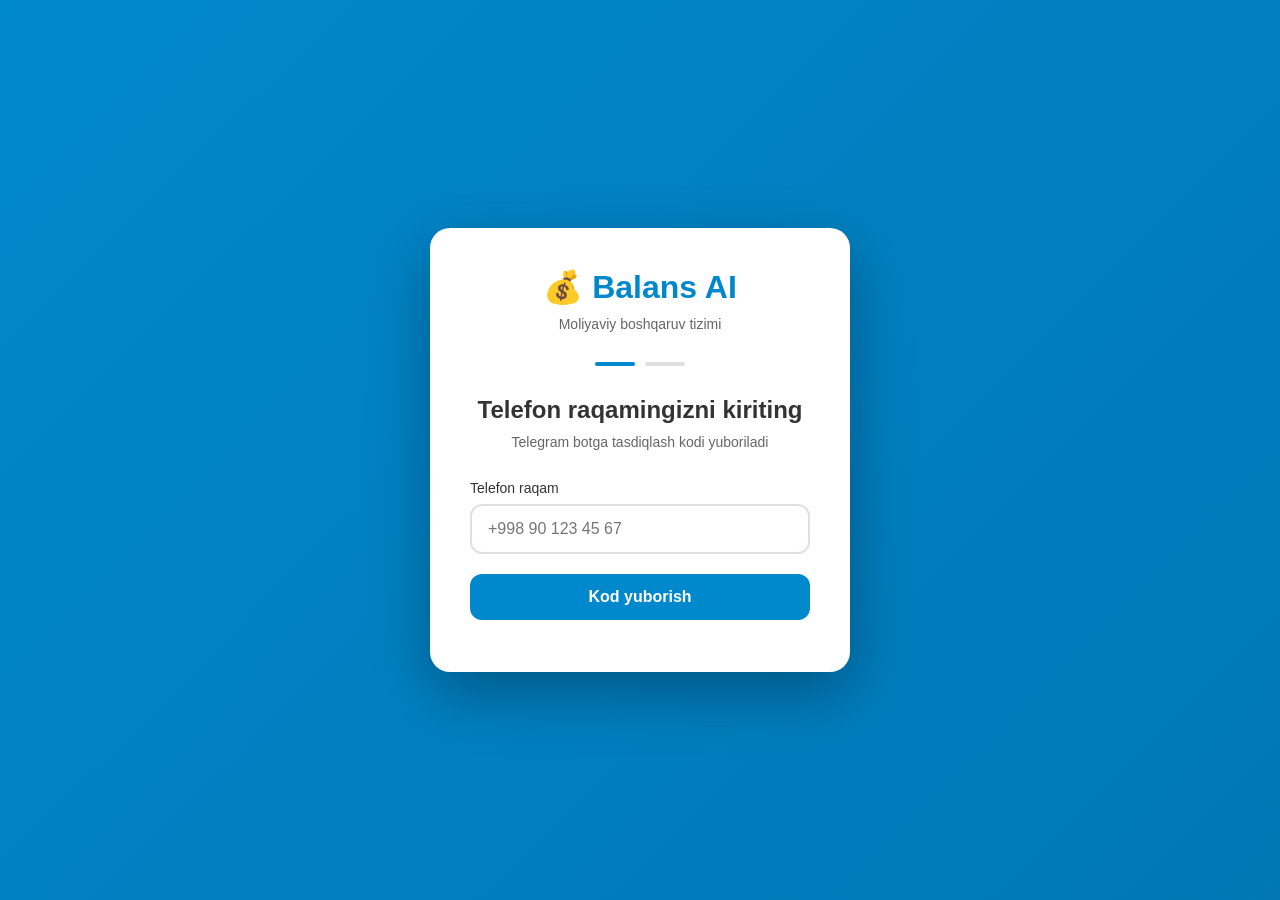
<file: templates/login.html>
<!DOCTYPE html>
<html lang="uz">
<head>
    <meta charset="UTF-8">
    <meta name="viewport" content="width=device-width, initial-scale=1.0">
    <title>Balans AI - Kirish</title>
    <style>
        * {
            margin: 0;
            padding: 0;
            box-sizing: border-box;
        }

        body {
            font-family: -apple-system, BlinkMacSystemFont, 'Segoe UI', Roboto, 'Helvetica Neue', Arial, sans-serif;
            background: linear-gradient(135deg, #0088CC 0%, #0077B5 100%);
            min-height: 100vh;
            display: flex;
            align-items: center;
            justify-content: center;
            padding: 20px;
        }

        .login-container {
            background: white;
            border-radius: 20px;
            box-shadow: 0 20px 60px rgba(0, 0, 0, 0.3);
            padding: 40px;
            width: 100%;
            max-width: 420px;
            animation: slideUp 0.5s ease-out;
        }

        @keyframes slideUp {
            from {
                opacity: 0;
                transform: translateY(30px);
            }
            to {
                opacity: 1;
                transform: translateY(0);
            }
        }

        .logo {
            text-align: center;
            margin-bottom: 30px;
        }

        .logo h1 {
            color: #0088CC;
            font-size: 32px;
            font-weight: 700;
            margin-bottom: 10px;
        }

        .logo p {
            color: #666;
            font-size: 14px;
        }

        .step-indicator {
            display: flex;
            justify-content: center;
            margin-bottom: 30px;
            gap: 10px;
        }

        .step {
            width: 40px;
            height: 4px;
            background: #e0e0e0;
            border-radius: 2px;
            transition: all 0.3s ease;
        }

        .step.active {
            background: #0088CC;
        }

        .form-step {
            display: none;
        }

        .form-step.active {
            display: block;
            animation: fadeIn 0.3s ease;
        }

        @keyframes fadeIn {
            from {
                opacity: 0;
            }
            to {
                opacity: 1;
            }
        }

        .form-title {
            font-size: 24px;
            font-weight: 600;
            color: #333;
            margin-bottom: 10px;
            text-align: center;
        }

        .form-description {
            color: #666;
            font-size: 14px;
            text-align: center;
            margin-bottom: 30px;
        }

        .input-group {
            margin-bottom: 20px;
        }

        .input-group label {
            display: block;
            font-size: 14px;
            font-weight: 500;
            color: #333;
            margin-bottom: 8px;
        }

        .input-group input {
            width: 100%;
            padding: 14px 16px;
            border: 2px solid #e0e0e0;
            border-radius: 12px;
            font-size: 16px;
            transition: all 0.3s ease;
            font-family: inherit;
        }

        .input-group input:focus {
            outline: none;
            border-color: #0088CC;
            box-shadow: 0 0 0 3px rgba(0, 136, 204, 0.1);
        }

        .code-input {
            display: flex;
            gap: 10px;
            justify-content: center;
        }

        .code-input input {
            width: 50px;
            height: 60px;
            text-align: center;
            font-size: 24px;
            font-weight: 600;
            border: 2px solid #e0e0e0;
            border-radius: 12px;
            transition: all 0.3s ease;
        }

        .code-input input:focus {
            outline: none;
            border-color: #0088CC;
            box-shadow: 0 0 0 3px rgba(0, 136, 204, 0.1);
        }

        .btn {
            width: 100%;
            padding: 14px;
            border: none;
            border-radius: 12px;
            font-size: 16px;
            font-weight: 600;
            cursor: pointer;
            transition: all 0.3s ease;
            font-family: inherit;
        }

        .btn-primary {
            background: #0088CC;
            color: white;
            margin-bottom: 12px;
        }

        .btn-primary:hover:not(:disabled) {
            background: #0077B5;
            transform: translateY(-2px);
            box-shadow: 0 10px 25px rgba(0, 136, 204, 0.3);
        }

        .btn-primary:disabled {
            opacity: 0.6;
            cursor: not-allowed;
        }

        .btn-secondary {
            background: #f5f5f5;
            color: #666;
        }

        .btn-secondary:hover {
            background: #e0e0e0;
        }

        .error-message {
            background: #fee;
            color: #c33;
            padding: 12px;
            border-radius: 8px;
            font-size: 14px;
            margin-bottom: 20px;
            display: none;
            animation: shake 0.5s ease;
        }

        .error-message.show {
            display: block;
        }

        @keyframes shake {
            0%, 100% { transform: translateX(0); }
            25% { transform: translateX(-10px); }
            75% { transform: translateX(10px); }
        }

        .success-message {
            background: #efe;
            color: #3c3;
            padding: 12px;
            border-radius: 8px;
            font-size: 14px;
            margin-bottom: 20px;
            display: none;
        }

        .success-message.show {
            display: block;
        }

        .resend-timer {
            text-align: center;
            margin-top: 15px;
            font-size: 14px;
            color: #666;
        }

        .resend-timer a {
            color: #0088CC;
            text-decoration: none;
            font-weight: 600;
        }

        .resend-timer a:hover {
            text-decoration: underline;
        }

        .loading {
            display: inline-block;
            width: 20px;
            height: 20px;
            border: 3px solid rgba(255, 255, 255, 0.3);
            border-radius: 50%;
            border-top-color: white;
            animation: spin 1s ease-in-out infinite;
            vertical-align: middle;
            margin-right: 8px;
        }

        @keyframes spin {
            to { transform: rotate(360deg); }
        }

        @media (max-width: 480px) {
            .login-container {
                padding: 30px 20px;
            }

            .logo h1 {
                font-size: 28px;
            }

            .code-input input {
                width: 45px;
                height: 55px;
                font-size: 20px;
            }
        }
    </style>
</head>
<body>
    <div class="login-container">
        <div class="logo">
            <h1>💰 Balans AI</h1>
            <p>Moliyaviy boshqaruv tizimi</p>
        </div>

        <div class="step-indicator">
            <div class="step active" id="step1"></div>
            <div class="step" id="step2"></div>
        </div>

        <div id="errorMessage" class="error-message"></div>
        <div id="successMessage" class="success-message"></div>

        <!-- Step 1: Phone Number -->
        <div class="form-step active" id="phoneStep">
            <h2 class="form-title">Telefon raqamingizni kiriting</h2>
            <p class="form-description">Telegram botga tasdiqlash kodi yuboriladi</p>

            <form id="phoneForm">
                <div class="input-group">
                    <label for="phoneInput">Telefon raqam</label>
                    <input
                        type="tel"
                        id="phoneInput"
                        placeholder="+998 90 123 45 67"
                        required
                        autocomplete="tel"
                    >
                </div>

                <button type="submit" class="btn btn-primary" id="phoneBtn">
                    Kod yuborish
                </button>
            </form>
        </div>

        <!-- Step 2: OTP Code -->
        <div class="form-step" id="codeStep">
            <h2 class="form-title">Tasdiqlash kodini kiriting</h2>
            <p class="form-description">Telegram botga yuborilgan 6 raqamli kodni kiriting</p>

            <form id="codeForm">
                <div class="input-group">
                    <div class="code-input">
                        <input type="text" maxlength="1" class="code-digit" data-index="0" autocomplete="off">
                        <input type="text" maxlength="1" class="code-digit" data-index="1" autocomplete="off">
                        <input type="text" maxlength="1" class="code-digit" data-index="2" autocomplete="off">
                        <input type="text" maxlength="1" class="code-digit" data-index="3" autocomplete="off">
                        <input type="text" maxlength="1" class="code-digit" data-index="4" autocomplete="off">
                        <input type="text" maxlength="1" class="code-digit" data-index="5" autocomplete="off">
                    </div>
                </div>

                <button type="submit" class="btn btn-primary" id="codeBtn">
                    Tasdiqlash
                </button>

                <button type="button" class="btn btn-secondary" id="backBtn">
                    Orqaga
                </button>

                <div class="resend-timer">
                    <span id="timerText">Kod 5 daqiqa amal qiladi</span>
                    <br>
                    <a href="#" id="resendLink" style="display: none;">Qayta yuborish</a>
                </div>
            </form>
        </div>
    </div>

    <script>
        let phoneNumber = '';
        let resendTimer = null;
        let remainingTime = 300; // 5 minutes

        // Elements
        const phoneStep = document.getElementById('phoneStep');
        const codeStep = document.getElementById('codeStep');
        const phoneForm = document.getElementById('phoneForm');
        const codeForm = document.getElementById('codeForm');
        const phoneInput = document.getElementById('phoneInput');
        const phoneBtn = document.getElementById('phoneBtn');
        const codeBtn = document.getElementById('codeBtn');
        const backBtn = document.getElementById('backBtn');
        const errorMessage = document.getElementById('errorMessage');
        const successMessage = document.getElementById('successMessage');
        const codeDigits = document.querySelectorAll('.code-digit');
        const step1 = document.getElementById('step1');
        const step2 = document.getElementById('step2');
        const timerText = document.getElementById('timerText');
        const resendLink = document.getElementById('resendLink');

        // Phone number formatting
        phoneInput.addEventListener('input', (e) => {
            let value = e.target.value.replace(/\D/g, '');
            if (value.length > 12) value = value.slice(0, 12);

            if (value.length > 0) {
                let formatted = '+';
                if (value.length > 0) formatted += value.slice(0, 3);
                if (value.length > 3) formatted += ' ' + value.slice(3, 5);
                if (value.length > 5) formatted += ' ' + value.slice(5, 8);
                if (value.length > 8) formatted += ' ' + value.slice(8, 10);
                if (value.length > 10) formatted += ' ' + value.slice(10, 12);
                e.target.value = formatted;
            }
        });

        // Code input handling
        codeDigits.forEach((input, index) => {
            input.addEventListener('input', (e) => {
                const value = e.target.value;
                if (value.length === 1 && index < 5) {
                    codeDigits[index + 1].focus();
                }
            });

            input.addEventListener('keydown', (e) => {
                if (e.key === 'Backspace' && !e.target.value && index > 0) {
                    codeDigits[index - 1].focus();
                }
            });

            input.addEventListener('paste', (e) => {
                e.preventDefault();
                const pastedData = e.clipboardData.getData('text').replace(/\D/g, '');
                for (let i = 0; i < pastedData.length && i < 6; i++) {
                    codeDigits[i].value = pastedData[i];
                }
                if (pastedData.length === 6) {
                    codeDigits[5].focus();
                }
            });
        });

        // Phone form submit
        phoneForm.addEventListener('submit', async (e) => {
            e.preventDefault();
            hideMessages();

            const phone = phoneInput.value.replace(/\D/g, '');
            if (phone.length < 12) {
                showError('To\'liq telefon raqam kiriting');
                return;
            }

            phoneNumber = '+' + phone;
            phoneBtn.disabled = true;
            phoneBtn.innerHTML = '<span class="loading"></span>Yuborilmoqda...';

            try {
                const response = await fetch('/api/auth/request-code', {
                    method: 'POST',
                    headers: { 'Content-Type': 'application/json' },
                    body: JSON.stringify({ phone: phoneNumber })
                });

                const data = await response.json();

                if (response.ok) {
                    showSuccess('Kod Telegram botga yuborildi!');
                    setTimeout(() => {
                        goToCodeStep();
                        startTimer();
                    }, 1000);
                } else {
                    showError(data.error || 'Xatolik yuz berdi');
                    phoneBtn.disabled = false;
                    phoneBtn.innerHTML = 'Kod yuborish';
                }
            } catch (error) {
                showError('Tarmoq xatosi. Qaytadan urinib ko\'ring');
                phoneBtn.disabled = false;
                phoneBtn.innerHTML = 'Kod yuborish';
            }
        });

        // Code form submit
        codeForm.addEventListener('submit', async (e) => {
            e.preventDefault();
            hideMessages();

            const code = Array.from(codeDigits).map(input => input.value).join('');
            if (code.length !== 6) {
                showError('6 raqamli kodni to\'liq kiriting');
                return;
            }

            codeBtn.disabled = true;
            codeBtn.innerHTML = '<span class="loading"></span>Tekshirilmoqda...';

            try {
                const response = await fetch('/api/auth/verify-code', {
                    method: 'POST',
                    headers: { 'Content-Type': 'application/json' },
                    body: JSON.stringify({ phone: phoneNumber, code })
                });

                const data = await response.json();

                if (response.ok) {
                    showSuccess('Muvaffaqiyatli kirdingiz!');
                    setTimeout(() => {
                        window.location.href = '/';
                    }, 1000);
                } else {
                    showError(data.error || 'Kod noto\'g\'ri');
                    codeDigits.forEach(input => input.value = '');
                    codeDigits[0].focus();
                    codeBtn.disabled = false;
                    codeBtn.innerHTML = 'Tasdiqlash';
                }
            } catch (error) {
                showError('Tarmoq xatosi. Qaytadan urinib ko\'ring');
                codeBtn.disabled = false;
                codeBtn.innerHTML = 'Tasdiqlash';
            }
        });

        // Back button
        backBtn.addEventListener('click', () => {
            goToPhoneStep();
            stopTimer();
        });

        // Resend link
        resendLink.addEventListener('click', async (e) => {
            e.preventDefault();
            phoneForm.dispatchEvent(new Event('submit'));
        });

        // Helper functions
        function goToCodeStep() {
            phoneStep.classList.remove('active');
            codeStep.classList.add('active');
            step1.classList.remove('active');
            step2.classList.add('active');
            codeDigits[0].focus();
        }

        function goToPhoneStep() {
            codeStep.classList.remove('active');
            phoneStep.classList.add('active');
            step2.classList.remove('active');
            step1.classList.add('active');
            codeDigits.forEach(input => input.value = '');
            phoneBtn.disabled = false;
            phoneBtn.innerHTML = 'Kod yuborish';
        }

        function showError(message) {
            errorMessage.textContent = message;
            errorMessage.classList.add('show');
        }

        function showSuccess(message) {
            successMessage.textContent = message;
            successMessage.classList.add('show');
        }

        function hideMessages() {
            errorMessage.classList.remove('show');
            successMessage.classList.remove('show');
        }

        function startTimer() {
            remainingTime = 300;
            updateTimerDisplay();
            resendTimer = setInterval(() => {
                remainingTime--;
                updateTimerDisplay();
                if (remainingTime <= 0) {
                    stopTimer();
                    timerText.style.display = 'none';
                    resendLink.style.display = 'inline';
                }
            }, 1000);
        }

        function stopTimer() {
            if (resendTimer) {
                clearInterval(resendTimer);
                resendTimer = null;
            }
        }

        function updateTimerDisplay() {
            const minutes = Math.floor(remainingTime / 60);
            const seconds = remainingTime % 60;
            timerText.textContent = `Kod ${minutes}:${seconds.toString().padStart(2, '0')} amal qiladi`;
        }
    </script>
</body>
</html>
</file>
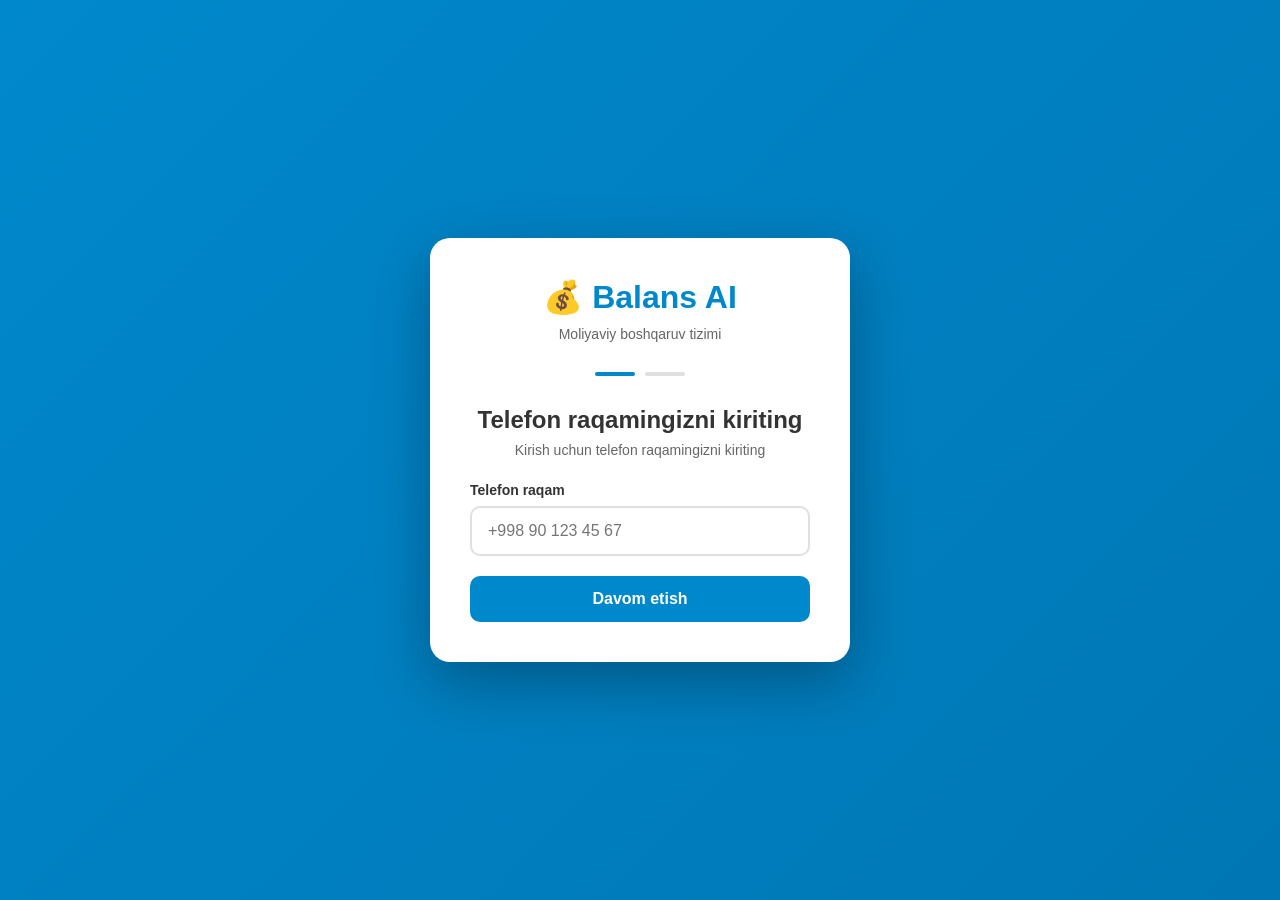
<file: templates/login_new.html>
<!DOCTYPE html>
<html lang="uz">
<head>
    <meta charset="UTF-8">
    <meta name="viewport" content="width=device-width, initial-scale=1.0">
    <title>Balans AI - Kirish</title>
    <style>
        * {
            margin: 0;
            padding: 0;
            box-sizing: border-box;
        }

        body {
            font-family: -apple-system, BlinkMacSystemFont, 'Segoe UI', Roboto, 'Helvetica Neue', Arial, sans-serif;
            background: linear-gradient(135deg, #0088CC 0%, #0077B5 100%);
            min-height: 100vh;
            display: flex;
            align-items: center;
            justify-content: center;
            padding: 20px;
        }

        .login-container {
            background: white;
            border-radius: 20px;
            box-shadow: 0 20px 60px rgba(0, 0, 0, 0.3);
            padding: 40px;
            width: 100%;
            max-width: 420px;
            animation: slideUp 0.5s ease-out;
        }

        @keyframes slideUp {
            from {
                opacity: 0;
                transform: translateY(30px);
            }
            to {
                opacity: 1;
                transform: translateY(0);
            }
        }

        .logo {
            text-align: center;
            margin-bottom: 30px;
        }

        .logo h1 {
            color: #0088CC;
            font-size: 32px;
            font-weight: 700;
            margin-bottom: 10px;
        }

        .logo p {
            color: #666;
            font-size: 14px;
        }

        .step-indicator {
            display: flex;
            justify-content: center;
            margin-bottom: 30px;
            gap: 10px;
        }

        .step {
            width: 40px;
            height: 4px;
            background: #e0e0e0;
            border-radius: 2px;
            transition: all 0.3s ease;
        }

        .step.active {
            background: #0088CC;
        }

        .form-step {
            display: none;
        }

        .form-step.active {
            display: block;
            animation: fadeIn 0.3s ease;
        }

        @keyframes fadeIn {
            from { opacity: 0; }
            to { opacity: 1; }
        }

        .form-title {
            font-size: 24px;
            font-weight: 700;
            color: #333;
            margin-bottom: 8px;
            text-align: center;
        }

        .form-description {
            font-size: 14px;
            color: #666;
            margin-bottom: 24px;
            text-align: center;
        }

        .input-group {
            margin-bottom: 20px;
        }

        .input-group label {
            display: block;
            font-size: 14px;
            font-weight: 600;
            color: #333;
            margin-bottom: 8px;
        }

        .input-group input {
            width: 100%;
            padding: 14px 16px;
            border: 2px solid #e0e0e0;
            border-radius: 10px;
            font-size: 16px;
            transition: all 0.3s ease;
            font-family: inherit;
        }

        .input-group input:focus {
            outline: none;
            border-color: #0088CC;
        }

        .btn {
            width: 100%;
            padding: 14px;
            border: none;
            border-radius: 10px;
            font-size: 16px;
            font-weight: 600;
            cursor: pointer;
            transition: all 0.3s ease;
            font-family: inherit;
        }

        .btn-primary {
            background: #0088CC;
            color: white;
        }

        .btn-primary:hover:not(:disabled) {
            background: #0077B5;
        }

        .btn-primary:disabled {
            opacity: 0.6;
            cursor: not-allowed;
        }

        .btn-secondary {
            background: #f5f5f5;
            color: #333;
            margin-top: 12px;
        }

        .btn-secondary:hover {
            background: #e0e0e0;
        }

        .forgot-password-link {
            text-align: center;
            margin-top: 16px;
        }

        .forgot-password-link a {
            color: #0088CC;
            text-decoration: none;
            font-size: 14px;
            font-weight: 500;
        }

        .forgot-password-link a:hover {
            text-decoration: underline;
        }

        .error-message {
            background: #fee;
            color: #c33;
            padding: 12px;
            border-radius: 8px;
            font-size: 14px;
            margin-bottom: 20px;
            display: none;
        }

        .error-message.show {
            display: block;
        }

        .success-message {
            background: #efe;
            color: #3c3;
            padding: 12px;
            border-radius: 8px;
            font-size: 14px;
            margin-bottom: 20px;
            display: none;
        }

        .success-message.show {
            display: block;
        }

        .code-input {
            display: flex;
            gap: 12px;
            justify-content: center;
            margin-bottom: 20px;
        }

        .code-input input {
            width: 50px;
            height: 60px;
            text-align: center;
            font-size: 24px;
            font-weight: 700;
            border: 2px solid #e0e0e0;
            border-radius: 10px;
        }

        .code-input input:focus {
            border-color: #0088CC;
            outline: none;
        }

        .loading {
            display: inline-block;
            width: 20px;
            height: 20px;
            border: 3px solid rgba(255, 255, 255, 0.3);
            border-radius: 50%;
            border-top-color: white;
            animation: spin 1s ease-in-out infinite;
            vertical-align: middle;
            margin-right: 8px;
        }

        @keyframes spin {
            to { transform: rotate(360deg); }
        }

        .resend-timer {
            text-align: center;
            margin-top: 15px;
            font-size: 14px;
            color: #666;
        }

        .resend-timer a {
            color: #0088CC;
            text-decoration: none;
            font-weight: 600;
        }

        @media (max-width: 480px) {
            .login-container {
                padding: 30px 20px;
            }

            .logo h1 {
                font-size: 28px;
            }

            .code-input input {
                width: 45px;
                height: 55px;
                font-size: 20px;
            }
        }
    </style>
</head>
<body>
    <div class="login-container">
        <div class="logo">
            <h1>💰 Balans AI</h1>
            <p>Moliyaviy boshqaruv tizimi</p>
        </div>

        <div class="step-indicator">
            <div class="step active" id="step1"></div>
            <div class="step" id="step2"></div>
        </div>

        <div id="errorMessage" class="error-message"></div>
        <div id="successMessage" class="success-message"></div>

        <!-- Step 1: Phone Number -->
        <div class="form-step active" id="phoneStep">
            <h2 class="form-title">Telefon raqamingizni kiriting</h2>
            <p class="form-description">Kirish uchun telefon raqamingizni kiriting</p>

            <form id="phoneForm">
                <div class="input-group">
                    <label for="phoneInput">Telefon raqam</label>
                    <input
                        type="tel"
                        id="phoneInput"
                        placeholder="+998 90 123 45 67"
                        required
                        autocomplete="tel"
                    >
                </div>

                <button type="submit" class="btn btn-primary" id="phoneBtn">
                    Davom etish
                </button>
            </form>
        </div>

        <!-- Step 2: Password or Set Password -->
        <div class="form-step" id="passwordStep">
            <h2 class="form-title" id="passwordTitle">Parolni kiriting</h2>
            <p class="form-description" id="passwordDescription">Hisobingizga kirish uchun parolni kiriting</p>

            <form id="passwordForm">
                <div class="input-group">
                    <label for="passwordInput" id="passwordLabel">Parol</label>
                    <input
                        type="password"
                        id="passwordInput"
                        placeholder="Parolni kiriting"
                        required
                        autocomplete="current-password"
                    >
                </div>

                <div class="input-group" id="confirmPasswordGroup" style="display: none;">
                    <label for="confirmPasswordInput">Parolni tasdiqlang</label>
                    <input
                        type="password"
                        id="confirmPasswordInput"
                        placeholder="Parolni qayta kiriting"
                        autocomplete="new-password"
                    >
                </div>

                <button type="submit" class="btn btn-primary" id="passwordBtn">
                    Kirish
                </button>

                <button type="button" class="btn btn-secondary" id="backBtn">
                    Orqaga
                </button>

                <div class="forgot-password-link" id="forgotPasswordLink">
                    <a href="#" id="forgotPasswordBtn">Parolni unutdim</a>
                </div>
            </form>
        </div>

        <!-- Step 3: Forgot Password - OTP Code -->
        <div class="form-step" id="forgotPasswordStep">
            <h2 class="form-title">Parolni tiklash</h2>
            <p class="form-description">Telegram botga yuborilgan kodni kiriting</p>

            <form id="forgotPasswordForm">
                <div class="input-group">
                    <div class="code-input">
                        <input type="text" maxlength="1" class="code-digit" data-index="0" autocomplete="off">
                        <input type="text" maxlength="1" class="code-digit" data-index="1" autocomplete="off">
                        <input type="text" maxlength="1" class="code-digit" data-index="2" autocomplete="off">
                        <input type="text" maxlength="1" class="code-digit" data-index="3" autocomplete="off">
                        <input type="text" maxlength="1" class="code-digit" data-index="4" autocomplete="off">
                        <input type="text" maxlength="1" class="code-digit" data-index="5" autocomplete="off">
                    </div>
                </div>

                <div class="input-group" id="newPasswordGroup" style="display: none;">
                    <label for="newPasswordInput">Yangi parol</label>
                    <input
                        type="password"
                        id="newPasswordInput"
                        placeholder="Yangi parolni kiriting"
                        autocomplete="new-password"
                    >
                </div>

                <div class="input-group" id="confirmNewPasswordGroup" style="display: none;">
                    <label for="confirmNewPasswordInput">Yangi parolni tasdiqlang</label>
                    <input
                        type="password"
                        id="confirmNewPasswordInput"
                        placeholder="Parolni qayta kiriting"
                        autocomplete="new-password"
                    >
                </div>

                <button type="submit" class="btn btn-primary" id="forgotPasswordBtn">
                    Tasdiqlash
                </button>

                <button type="button" class="btn btn-secondary" id="backToPasswordBtn">
                    Orqaga
                </button>
            </form>
        </div>
    </div>

    <script>
        let phoneNumber = '';
        let hasPassword = false;
        let isFirstLogin = false;

        // Elements
        const phoneStep = document.getElementById('phoneStep');
        const passwordStep = document.getElementById('passwordStep');
        const forgotPasswordStep = document.getElementById('forgotPasswordStep');
        const phoneForm = document.getElementById('phoneForm');
        const passwordForm = document.getElementById('passwordForm');
        const forgotPasswordForm = document.getElementById('forgotPasswordForm');
        const phoneInput = document.getElementById('phoneInput');
        const passwordInput = document.getElementById('passwordInput');
        const confirmPasswordInput = document.getElementById('confirmPasswordInput');
        const newPasswordInput = document.getElementById('newPasswordInput');
        const confirmNewPasswordInput = document.getElementById('confirmNewPasswordInput');
        const phoneBtn = document.getElementById('phoneBtn');
        const passwordBtn = document.getElementById('passwordBtn');
        const forgotPasswordBtn = document.getElementById('forgotPasswordBtn');
        const backBtn = document.getElementById('backBtn');
        const backToPasswordBtn = document.getElementById('backToPasswordBtn');
        const forgotPasswordLinkBtn = document.getElementById('forgotPasswordBtn');
        const errorMessage = document.getElementById('errorMessage');
        const successMessage = document.getElementById('successMessage');
        const codeDigits = document.querySelectorAll('.code-digit');
        const step1 = document.getElementById('step1');
        const step2 = document.getElementById('step2');
        const passwordTitle = document.getElementById('passwordTitle');
        const passwordDescription = document.getElementById('passwordDescription');
        const passwordLabel = document.getElementById('passwordLabel');
        const confirmPasswordGroup = document.getElementById('confirmPasswordGroup');
        const newPasswordGroup = document.getElementById('newPasswordGroup');
        const confirmNewPasswordGroup = document.getElementById('confirmNewPasswordGroup');
        const forgotPasswordLink = document.getElementById('forgotPasswordLink');

        // Phone number formatting
        phoneInput.addEventListener('input', (e) => {
            let value = e.target.value.replace(/\D/g, '');
            if (value.length > 12) value = value.slice(0, 12);

            if (value.length > 0) {
                let formatted = '+';
                if (value.length > 0) formatted += value.slice(0, 3);
                if (value.length > 3) formatted += ' ' + value.slice(3, 5);
                if (value.length > 5) formatted += ' ' + value.slice(5, 8);
                if (value.length > 8) formatted += ' ' + value.slice(8, 10);
                if (value.length > 10) formatted += ' ' + value.slice(10, 12);
                e.target.value = formatted;
            }
        });

        // Code input handling
        codeDigits.forEach((input, index) => {
            input.addEventListener('input', (e) => {
                const value = e.target.value.replace(/\D/g, '');
                e.target.value = value;
                if (value.length === 1 && index < 5) {
                    codeDigits[index + 1].focus();
                }
            });

            input.addEventListener('keydown', (e) => {
                if (e.key === 'Backspace' && !e.target.value && index > 0) {
                    codeDigits[index - 1].focus();
                }
            });

            input.addEventListener('paste', (e) => {
                e.preventDefault();
                const pastedData = e.clipboardData.getData('text').replace(/\D/g, '');
                for (let i = 0; i < pastedData.length && i < 6; i++) {
                    codeDigits[i].value = pastedData[i];
                }
                if (pastedData.length === 6) {
                    codeDigits[5].focus();
                }
            });
        });

        // Phone form submit
        phoneForm.addEventListener('submit', async (e) => {
            e.preventDefault();
            hideMessages();

            const phone = phoneInput.value.replace(/\D/g, '');
            if (phone.length < 12) {
                showError('To\'liq telefon raqam kiriting');
                return;
            }

            phoneNumber = '+' + phone;
            phoneBtn.disabled = true;
            phoneBtn.innerHTML = '<span class="loading"></span>Tekshirilmoqda...';

            try {
                // Check if user has password
                const response = await fetch('/api/auth/check-password', {
                    method: 'POST',
                    headers: { 'Content-Type': 'application/json' },
                    body: JSON.stringify({ phone: phoneNumber })
                });

                const data = await response.json();

                if (response.ok) {
                    hasPassword = data.has_password;
                    isFirstLogin = !hasPassword;

                    if (hasPassword) {
                        // User has password, go to password step
                        goToPasswordStep();
                    } else {
                        // First login, need to set password
                        goToSetPasswordStep();
                    }
                } else {
                    showError(data.error || 'Xatolik yuz berdi');
                }
            } catch (error) {
                showError('Tarmoq xatosi. Qaytadan urinib ko\'ring');
            } finally {
                phoneBtn.disabled = false;
                phoneBtn.innerHTML = 'Davom etish';
            }
        });

        // Password form submit
        passwordForm.addEventListener('submit', async (e) => {
            e.preventDefault();
            hideMessages();

            const password = passwordInput.value;
            const confirmPassword = confirmPasswordInput.value;

            if (isFirstLogin) {
                // Setting password for first time
                if (!password || password.length < 6) {
                    showError('Parol kamida 6 belgidan iborat bo\'lishi kerak');
                    return;
                }

                if (password !== confirmPassword) {
                    showError('Parollar mos kelmaydi');
                    return;
                }

                passwordBtn.disabled = true;
                passwordBtn.innerHTML = '<span class="loading"></span>Saqlanmoqda...';

                try {
                    const response = await fetch('/api/auth/set-password', {
                        method: 'POST',
                        headers: { 'Content-Type': 'application/json' },
                        body: JSON.stringify({
                            phone: phoneNumber,
                            password: password,
                            confirm_password: confirmPassword
                        })
                    });

                    const data = await response.json();

                    if (response.ok) {
                        showSuccess('Parol muvaffaqiyatli o\'rnatildi!');
                        setTimeout(() => {
                            window.location.href = '/';
                        }, 1000);
                    } else {
                        showError(data.error || 'Xatolik yuz berdi');
                        passwordBtn.disabled = false;
                        passwordBtn.innerHTML = 'Saqlash';
                    }
                } catch (error) {
                    showError('Tarmoq xatosi. Qaytadan urinib ko\'ring');
                    passwordBtn.disabled = false;
                    passwordBtn.innerHTML = 'Saqlash';
                }
            } else {
                // Login with password
                if (!password) {
                    showError('Parolni kiriting');
                    return;
                }

                passwordBtn.disabled = true;
                passwordBtn.innerHTML = '<span class="loading"></span>Kirilmoqda...';

                try {
                    const response = await fetch('/api/auth/login', {
                        method: 'POST',
                        headers: { 'Content-Type': 'application/json' },
                        body: JSON.stringify({
                            phone: phoneNumber,
                            password: password
                        })
                    });

                    const data = await response.json();

                    if (response.ok) {
                        showSuccess('Muvaffaqiyatli kirdingiz!');
                        setTimeout(() => {
                            window.location.href = '/';
                        }, 1000);
                    } else {
                        showError(data.error || 'Parol noto\'g\'ri');
                        passwordInput.value = '';
                        passwordBtn.disabled = false;
                        passwordBtn.innerHTML = 'Kirish';
                    }
                } catch (error) {
                    showError('Tarmoq xatosi. Qaytadan urinib ko\'ring');
                    passwordBtn.disabled = false;
                    passwordBtn.innerHTML = 'Kirish';
                }
            }
        });

        // Forgot password link
        forgotPasswordLinkBtn.addEventListener('click', async (e) => {
            e.preventDefault();
            hideMessages();

            forgotPasswordLinkBtn.style.pointerEvents = 'none';
            forgotPasswordLinkBtn.textContent = 'Yuborilmoqda...';

            try {
                const response = await fetch('/api/auth/forgot-password', {
                    method: 'POST',
                    headers: { 'Content-Type': 'application/json' },
                    body: JSON.stringify({ phone: phoneNumber })
                });

                const data = await response.json();

                if (response.ok) {
                    showSuccess('Kod Telegram botga yuborildi!');
                    setTimeout(() => {
                        goToForgotPasswordStep();
                    }, 1000);
                } else {
                    showError(data.error || 'Xatolik yuz berdi');
                }
            } catch (error) {
                showError('Tarmoq xatosi. Qaytadan urinib ko\'ring');
            } finally {
                forgotPasswordLinkBtn.style.pointerEvents = 'auto';
                forgotPasswordLinkBtn.textContent = 'Parolni unutdim';
            }
        });

        // Forgot password form submit
        forgotPasswordForm.addEventListener('submit', async (e) => {
            e.preventDefault();
            hideMessages();

            const code = Array.from(codeDigits).map(input => input.value).join('');
            const newPassword = newPasswordInput.value;
            const confirmNewPassword = confirmNewPasswordInput.value;

            if (newPasswordGroup.style.display === 'none') {
                // First step: verify OTP
                if (code.length !== 6) {
                    showError('6 raqamli kodni to\'liq kiriting');
                    return;
                }

                forgotPasswordBtn.disabled = true;
                forgotPasswordBtn.innerHTML = '<span class="loading"></span>Tekshirilmoqda...';

                try {
                    // Verify code (we'll use it to show password fields)
                    // In real implementation, verify code first
                    newPasswordGroup.style.display = 'block';
                    confirmNewPasswordGroup.style.display = 'block';
                    forgotPasswordBtn.innerHTML = 'Parolni o\'zgartirish';
                    forgotPasswordBtn.disabled = false;
                } catch (error) {
                    showError('Tarmoq xatosi. Qaytadan urinib ko\'ring');
                    forgotPasswordBtn.disabled = false;
                    forgotPasswordBtn.innerHTML = 'Tasdiqlash';
                }
            } else {
                // Second step: set new password
                if (!newPassword || newPassword.length < 6) {
                    showError('Parol kamida 6 belgidan iborat bo\'lishi kerak');
                    return;
                }

                if (newPassword !== confirmNewPassword) {
                    showError('Parollar mos kelmaydi');
                    return;
                }

                forgotPasswordBtn.disabled = true;
                forgotPasswordBtn.innerHTML = '<span class="loading"></span>O\'zgartirilmoqda...';

                try {
                    const response = await fetch('/api/auth/reset-password', {
                        method: 'POST',
                        headers: { 'Content-Type': 'application/json' },
                        body: JSON.stringify({
                            phone: phoneNumber,
                            code: code,
                            password: newPassword,
                            confirm_password: confirmNewPassword
                        })
                    });

                    const data = await response.json();

                    if (response.ok) {
                        showSuccess('Parol muvaffaqiyatli o\'zgartirildi!');
                        setTimeout(() => {
                            window.location.href = '/login';
                        }, 1500);
                    } else {
                        showError(data.error || 'Xatolik yuz berdi');
                        forgotPasswordBtn.disabled = false;
                        forgotPasswordBtn.innerHTML = 'Parolni o\'zgartirish';
                    }
                } catch (error) {
                    showError('Tarmoq xatosi. Qaytadan urinib ko\'ring');
                    forgotPasswordBtn.disabled = false;
                    forgotPasswordBtn.innerHTML = 'Parolni o\'zgartirish';
                }
            }
        });

        // Back buttons
        backBtn.addEventListener('click', () => {
            goToPhoneStep();
        });

        backToPasswordBtn.addEventListener('click', () => {
            goToPasswordStep();
        });

        // Navigation functions
        function goToPhoneStep() {
            phoneStep.classList.add('active');
            passwordStep.classList.remove('active');
            forgotPasswordStep.classList.remove('active');
            step1.classList.add('active');
            step2.classList.remove('active');
            phoneInput.value = '';
            passwordInput.value = '';
            confirmPasswordInput.value = '';
            hideMessages();
        }

        function goToPasswordStep() {
            phoneStep.classList.remove('active');
            passwordStep.classList.add('active');
            forgotPasswordStep.classList.remove('active');
            step1.classList.add('active');
            step2.classList.add('active');
            passwordTitle.textContent = 'Parolni kiriting';
            passwordDescription.textContent = 'Hisobingizga kirish uchun parolni kiriting';
            passwordLabel.textContent = 'Parol';
            passwordBtn.textContent = 'Kirish';
            confirmPasswordGroup.style.display = 'none';
            forgotPasswordLink.style.display = 'block';
            isFirstLogin = false;
            passwordInput.focus();
        }

        function goToSetPasswordStep() {
            phoneStep.classList.remove('active');
            passwordStep.classList.add('active');
            forgotPasswordStep.classList.remove('active');
            step1.classList.add('active');
            step2.classList.add('active');
            passwordTitle.textContent = 'Parol o\'ylab toping';
            passwordDescription.textContent = 'Xavfsizlik uchun parol o\'ylab toping (kamida 6 belgi)';
            passwordLabel.textContent = 'Yangi parol';
            passwordBtn.textContent = 'Saqlash';
            confirmPasswordGroup.style.display = 'block';
            forgotPasswordLink.style.display = 'none';
            isFirstLogin = true;
            passwordInput.focus();
        }

        function goToForgotPasswordStep() {
            phoneStep.classList.remove('active');
            passwordStep.classList.remove('active');
            forgotPasswordStep.classList.add('active');
            step1.classList.add('active');
            step2.classList.add('active');
            codeDigits.forEach(input => input.value = '');
            newPasswordGroup.style.display = 'none';
            confirmNewPasswordGroup.style.display = 'none';
            forgotPasswordBtn.innerHTML = 'Tasdiqlash';
            codeDigits[0].focus();
        }

        function showError(message) {
            errorMessage.textContent = message;
            errorMessage.classList.add('show');
            successMessage.classList.remove('show');
        }

        function showSuccess(message) {
            successMessage.textContent = message;
            successMessage.classList.add('show');
            errorMessage.classList.remove('show');
        }

        function hideMessages() {
            errorMessage.classList.remove('show');
            successMessage.classList.remove('show');
        }
    </script>
</body>
</html>
</file>
